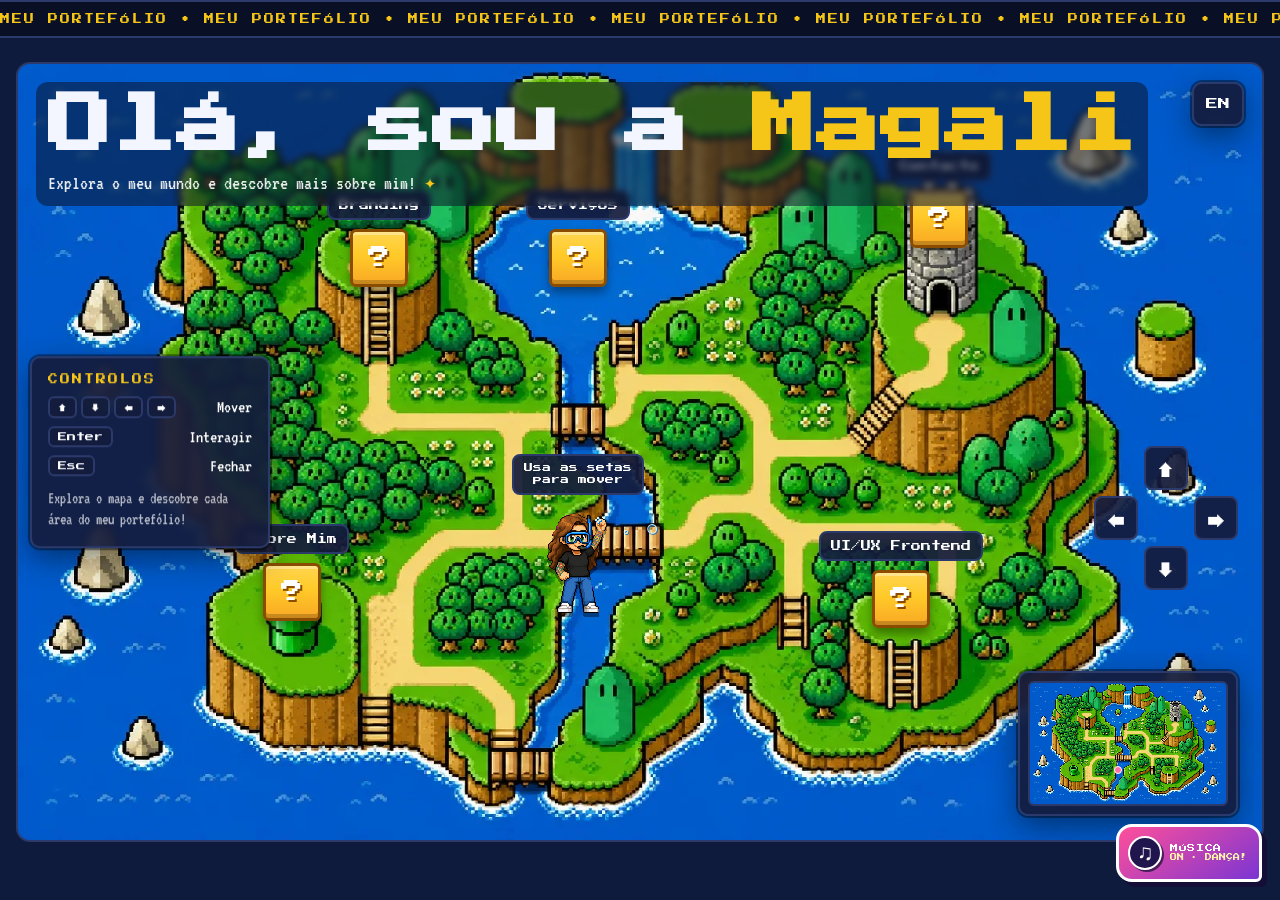
<file: index.html>
<!doctype html>
<html lang="pt">

<head>
    <meta charset="utf-8">
    <meta name="viewport" content="width=device-width, initial-scale=1">
    <title data-i18n="meta.home">Magali Barradas — Portfólio Criativo</title>
    <link rel="preconnect" href="https://fonts.googleapis.com">
    <link rel="preconnect" href="https://fonts.gstatic.com" crossorigin>
    <link href="https://fonts.googleapis.com/css2?family=Press+Start+2P&family=VT323&display=swap" rel="stylesheet">
    <link rel="stylesheet" href="./css/style.css?v=20260729-2">
    <link rel="stylesheet" href="https://cdnjs.cloudflare.com/ajax/libs/font-awesome/6.7.2/css/all.min.css">
    <meta name="theme-color" content="#0e1a2b">
</head>

<body class="home-page">

    <div id="aboutContent" hidden>
        <div class="about-card">
            <div class="about-header">
                <h2>Magali Barradas</h2>
                <p class="job" data-i18n="home.job">Designer Gráfico • Branding • UI/UX • Frontend</p>
                <p class="desc" data-i18n="home.description">
                    Transformo ideias em experiências visuais memoráveis,
                    criando marcas e interfaces modernas com foco na experiência do utilizador.
                </p>
            </div>

            <div class="about-columns">
                <div class="about-box">
                    <h3 data-i18n="home.skills">⭐ Competências</h3>
                    <ul>
                        <li>🎨 Branding</li>
                        <li>💻 UI/UX Design</li>
                        <li>⚡ HTML &amp; CSS</li>
                        <li>🟨 JavaScript</li>
                        <li>🎯 Figma</li>
                        <li>🖌 Illustrator</li>
                    </ul>
                </div>

                <div class="about-box">
                    <h3 data-i18n="home.contact">📍 Contacto</h3>
                    <p>✉ magalicsbarradas@gmail.com</p>
                    <p data-i18n="home.location">📍 Porto • Portugal</p>

                    <a class="panel cv" href="./download/CV MAGALI BARRADAS DESIGN FRONTEND.pdf" download>
                        <span data-i18n="home.download">⬇ DESCARREGAR CV</span>
                    </a>
                </div>
            </div>

            <div class="socials">
                <a class="panel" href="https://www.behance.net/magalibarradas1" target="_blank"><i
                        class="fa-brands fa-behance"></i></a>
                <a class="panel" href="https://www.instagram.com/rotulocriativo" target="_blank"><i
                        class="fa-brands fa-instagram"></i></a>
                <a class="panel" href="https://www.linkedin.com/in/magalibarradas/" target="_blank"><i
                        class="fa-brands fa-linkedin-in"></i></a>
                <a class="panel" href="https://github.com/MagaliBarradas" target="_blank"><i
                        class="fa-brands fa-github"></i></a>
            </div>

            <p class="about-quote" data-i18n="home.quote">
                "Cada projeto é uma nova fase. O objetivo é sempre criar uma experiência memorável."
            </p>
        </div>
    </div>

    <div class="marquee">
        <div class="marquee-track" id="marquee"></div>
    </div>

    <main class="stage">
        <div class="map" id="map">

            <header class="greeting">
                <h1><span data-i18n="home.greeting">Olá, sou a</span> <span class="accent">Magali</span></h1>
                <p><span data-i18n="home.intro">Explora o meu mundo e descobre mais sobre mim!</span> <span class="accent">✦</span></p>
            </header>

            <div class="top-buttons">
                <button class="panel btn-icon language-toggle" type="button" data-language-toggle aria-label="Mudar para inglês">EN</button>
            </div>

            <aside class="panel controls">
                <div class="label" data-i18n="home.controls">CONTROLOS</div>

                <div class="row">
                    <div class="keys">
                        <span class="key">🡅</span>
                        <span class="key">🡇</span>
                        <span class="key">🡄</span>
                        <span class="key">🡆</span>
                    </div>
                    <span data-i18n="home.move">Mover</span>
                </div>

                <div class="row">
                    <div class="keys"><span class="key">Enter</span></div>
                    <span data-i18n="home.interact">Interagir</span>
                </div>

                <div class="row">
                    <div class="keys"><span class="key">Esc</span></div>
                    <span data-i18n="home.close">Fechar</span>
                </div>

                <p class="hint" data-i18n="home.hint">Explora o mapa e descobre cada área do meu portefólio!</p>
            </aside>

            <button class="coin" data-id="sobre" style="left:22%;top:68%">
                <span class="bubble" data-i18n="home.about">Sobre Mim</span>
            </button>

            <button class="coin" data-id="ux" style="left:71%;top:69%">
                <span class="bubble">UI/UX Frontend</span>
            </button>

            <button class="coin" data-id="branding" style="left:29%;top:25%">
                <span class="bubble">Branding</span>
            </button>

            <button class="coin" data-id="contacto" style="left:74%;top:20%">
                <span class="bubble" data-i18n="home.contactArea">Contacto</span>
            </button>

            <button class="coin coin-services" data-id="servicos" style="left:45%;top:25%">
                <span class="bubble" data-i18n="home.services">Serviços</span>
            </button>

            <div class="character" id="char" style="left:45%;top:72%">
                <div class="bubble hint-bubble" id="hintBubble" data-i18n-html="home.moveHint">Usa as setas<br>para mover
                </div>
                <div class="sprite"></div>
            </div>

            <div class="panel minimap">
                <div class="mini-inner">
                    <div class="mini-dot" id="miniDot"></div>
                </div>
            </div>

            <div class="dpad">
                <button data-dir="up">🡅</button>
                <button data-dir="left">🡄</button>
                <button data-dir="right">🡆</button>
                <button data-dir="down">🡇</button>
            </div>

        </div>

        <div class="mobile-gamepad" aria-label="Comando de jogo para telemóvel" data-i18n-aria-label="home.mobileController">
            <span class="gamepad-brand">MAGALI PLAY</span>
            <div class="gamepad-dpad" aria-label="Mover personagem" data-i18n-aria-label="home.moveCharacter">
                <button class="gamepad-up" data-dir="up" type="button" aria-label="Mover para cima" data-i18n-aria-label="home.moveUp">▲</button>
                <button class="gamepad-left" data-dir="left" type="button" aria-label="Mover para a esquerda" data-i18n-aria-label="home.moveLeft">◀</button>
                <span class="gamepad-center-dot" aria-hidden="true"></span>
                <button class="gamepad-right" data-dir="right" type="button"
                    aria-label="Mover para a direita" data-i18n-aria-label="home.moveRight">▶</button>
                <button class="gamepad-down" data-dir="down" type="button" aria-label="Mover para baixo" data-i18n-aria-label="home.moveDown">▼</button>
            </div>
            <div class="gamepad-middle" aria-hidden="true"><span>SELECT</span><span>START</span></div>
            <div class="gamepad-actions">
                <button class="gamepad-x" data-action="interact" type="button" aria-label="Interagir" data-i18n-aria-label="home.interact">X</button>
                <button class="gamepad-y" data-action="interact" type="button" aria-label="Interagir" data-i18n-aria-label="home.interact">Y</button>
                <button class="gamepad-a" data-action="interact" type="button" aria-label="Interagir" data-i18n-aria-label="home.interact">A</button>
                <button class="gamepad-b" data-action="interact" type="button" aria-label="Interagir" data-i18n-aria-label="home.interact">B</button>
            </div>
        </div>
    </main>

    <div class="modal" id="modal" hidden>
        <div class="panel modal-card">
            <div class="modal-head">
                <h2 id="modalTitle"></h2>
                <button id="modalClose">ESC ✕</button>
            </div>
            <div id="modalBody"></div>
        </div>
    </div>

    <script src="./Javascript/translations.js" defer></script>
    <script src="./Javascript/script.js?v=20260729-2" defer></script>
    <script src="./Javascript/background-music.js?v=20260729-2" defer></script>

</body>

</html>
</file>
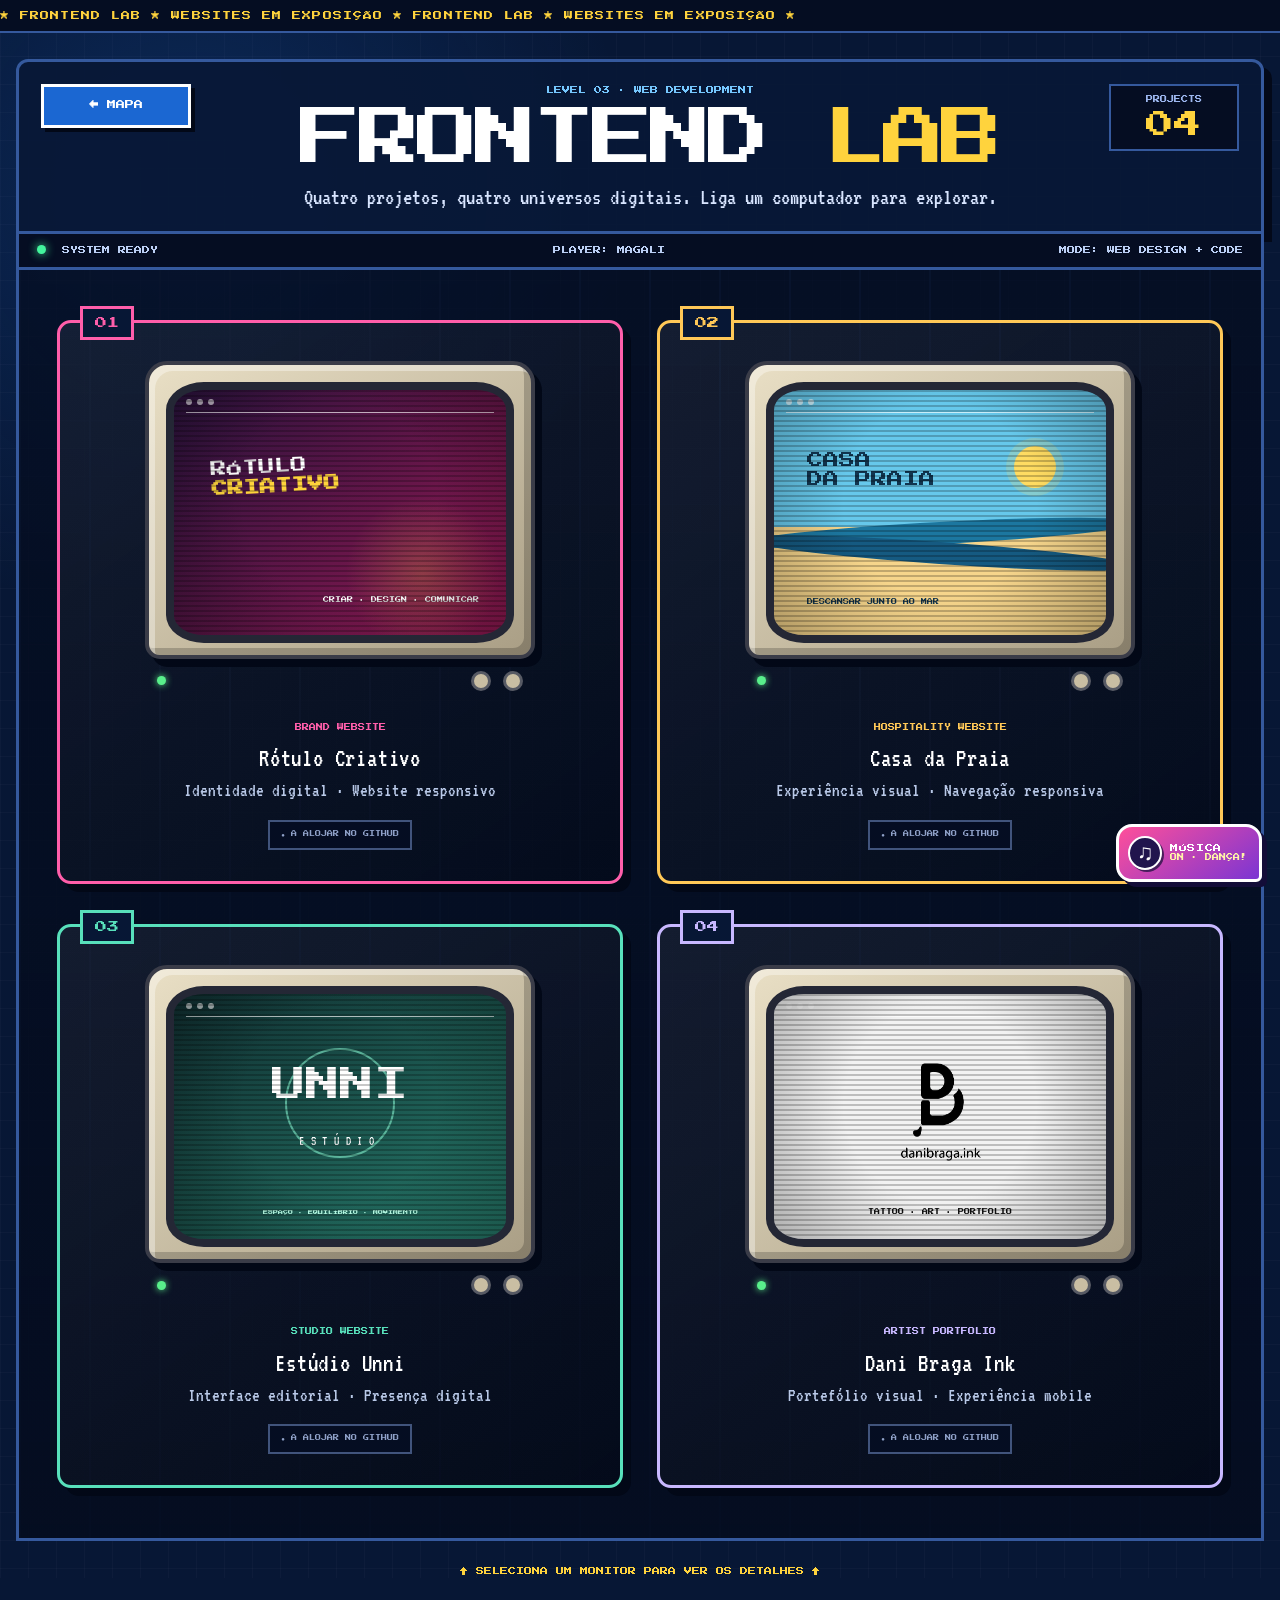
<file: paginas/Frontend.html>
<!doctype html>
<html lang="pt">

<head>
  <meta charset="utf-8">
  <meta name="viewport" content="width=device-width, initial-scale=1">
  <meta name="theme-color" content="#071735">
  <meta name="description" content="Projetos de web design e frontend desenvolvidos por Magali Barradas.">
  <title>Frontend Lab | Magali Barradas</title>
  <link rel="preconnect" href="https://fonts.googleapis.com">
  <link rel="preconnect" href="https://fonts.gstatic.com" crossorigin>
  <link href="https://fonts.googleapis.com/css2?family=Press+Start+2P&family=VT323&display=swap" rel="stylesheet">
  <link rel="stylesheet" href="../css/frontend.css">
</head>

<body>
  <div class="marquee" aria-hidden="true">
    <div class="marquee-track">★ FRONTEND LAB ★ WEBSITES EM EXPOSIÇÃO ★ FRONTEND LAB ★ WEBSITES EM EXPOSIÇÃO ★</div>
  </div>

  <main class="lab-shell">
    <header class="lab-header">
      <a class="pixel-button" href="../index.html">← MAPA</a>
      <div class="title-block">
        <span class="level-label">LEVEL 03 · WEB DEVELOPMENT</span>
        <h1>FRONTEND <span>LAB</span></h1>
        <p>Quatro projetos, quatro universos digitais. Liga um computador para explorar.</p>
      </div>
      <div class="counter" aria-label="Quatro projetos">
        <span>PROJECTS</span>
        <strong>04</strong>
      </div>
    </header>

    <section class="lab-status" aria-label="Estado da sala">
      <span><i class="status-light"></i> SYSTEM READY</span>
      <span>PLAYER: MAGALI</span>
      <span>MODE: WEB DESIGN + CODE</span>
    </section>

    <section class="computer-grid" aria-label="Projetos de frontend">
      <article class="project-station station-pink">
        <div class="station-number">01</div>
        <div class="crt">
          <div class="crt-frame">
            <button class="crt-screen screen-rotulo" type="button" data-project="rotulo"
              aria-label="Ver detalhes do projeto Rótulo Criativo">
              <span class="scanlines" aria-hidden="true"></span>
              <span class="fake-nav"><i></i><i></i><i></i></span>
              <span class="rotulo-mark">RÓTULO<br><b>CRIATIVO</b></span>
              <span class="screen-cta">CRIAR · DESIGN · COMUNICAR</span>
            </button>
          </div>
          <div class="crt-controls" aria-hidden="true">
            <span class="power on"></span><span class="dial"></span><span class="dial"></span>
          </div>
        </div>
        <div class="project-copy">
          <p>BRAND WEBSITE</p>
          <h2>Rótulo Criativo</h2>
          <span>Identidade digital · Website responsivo</span>
          <strong class="hosting-state">● A ALOJAR NO GITHUB</strong>
        </div>
      </article>

      <article class="project-station station-sand">
        <div class="station-number">02</div>
        <div class="crt">
          <div class="crt-frame">
            <button class="crt-screen screen-praia" type="button" data-project="praia"
              aria-label="Ver detalhes do projeto Casa da Praia">
              <span class="scanlines" aria-hidden="true"></span>
              <span class="fake-nav"><i></i><i></i><i></i></span>
              <span class="sun" aria-hidden="true"></span>
              <span class="wave wave-one" aria-hidden="true"></span>
              <span class="wave wave-two" aria-hidden="true"></span>
              <strong>CASA<br>DA PRAIA</strong>
              <small>DESCANSAR JUNTO AO MAR</small>
            </button>
          </div>
          <div class="crt-controls" aria-hidden="true">
            <span class="power on"></span><span class="dial"></span><span class="dial"></span>
          </div>
        </div>
        <div class="project-copy">
          <p>HOSPITALITY WEBSITE</p>
          <h2>Casa da Praia</h2>
          <span>Experiência visual · Navegação responsiva</span>
          <strong class="hosting-state">● A ALOJAR NO GITHUB</strong>
        </div>
      </article>

      <article class="project-station station-mint">
        <div class="station-number">03</div>
        <div class="crt">
          <div class="crt-frame">
            <button class="crt-screen screen-unni" type="button" data-project="unni"
              aria-label="Ver detalhes do projeto Estúdio Unni">
              <span class="scanlines" aria-hidden="true"></span>
              <span class="fake-nav"><i></i><i></i><i></i></span>
              <span class="unni-orbit" aria-hidden="true"></span>
              <strong>UNNI</strong>
              <small>ESTÚDIO</small>
              <span class="unni-copy">ESPAÇO · EQUILÍBRIO · MOVIMENTO</span>
            </button>
          </div>
          <div class="crt-controls" aria-hidden="true">
            <span class="power on"></span><span class="dial"></span><span class="dial"></span>
          </div>
        </div>
        <div class="project-copy">
          <p>STUDIO WEBSITE</p>
          <h2>Estúdio Unni</h2>
          <span>Interface editorial · Presença digital</span>
          <strong class="hosting-state">● A ALOJAR NO GITHUB</strong>
        </div>
      </article>

      <article class="project-station station-ink">
        <div class="station-number">04</div>
        <div class="crt">
          <div class="crt-frame">
            <button class="crt-screen screen-dani" type="button" data-project="dani"
              aria-label="Ver detalhes do projeto Dani Braga Ink">
              <span class="scanlines" aria-hidden="true"></span>
              <span class="fake-nav"><i></i><i></i><i></i></span>
              <img src="../imagens/dani-braga-ink.webp" alt="" width="521" height="510" loading="lazy">
              <span class="ink-line">TATTOO · ART · PORTFOLIO</span>
            </button>
          </div>
          <div class="crt-controls" aria-hidden="true">
            <span class="power on"></span><span class="dial"></span><span class="dial"></span>
          </div>
        </div>
        <div class="project-copy">
          <p>ARTIST PORTFOLIO</p>
          <h2>Dani Braga Ink</h2>
          <span>Portefólio visual · Experiência mobile</span>
          <strong class="hosting-state">● A ALOJAR NO GITHUB</strong>
        </div>
      </article>
    </section>

    <p class="lab-tip">↑ SELECIONA UM MONITOR PARA VER OS DETALHES ↑</p>
  </main>

  <dialog class="project-dialog" id="projectDialog" aria-labelledby="dialogTitle">
    <div class="dialog-topbar">
      <span>PROJECT_FILE.EXE</span>
      <button type="button" id="dialogClose" aria-label="Fechar">×</button>
    </div>
    <div class="dialog-body">
      <p class="dialog-kicker" id="dialogKicker"></p>
      <h2 id="dialogTitle"></h2>
      <p id="dialogDescription"></p>
      <div class="detail-grid">
        <div><span>MISSÃO</span><strong id="dialogMission"></strong></div>
        <div><span>FUNÇÃO</span><strong>UI/UX · FRONTEND</strong></div>
        <div><span>FORMATO</span><strong>RESPONSIVO</strong></div>
      </div>
      <p class="link-note">O link público poderá ser adicionado aqui quando estiver disponível.</p>
    </div>
  </dialog>

  <script src="../Javascript/frontend.js" defer></script>
  <script src="../Javascript/background-music.js" defer></script>
</body>
</html>
</file>
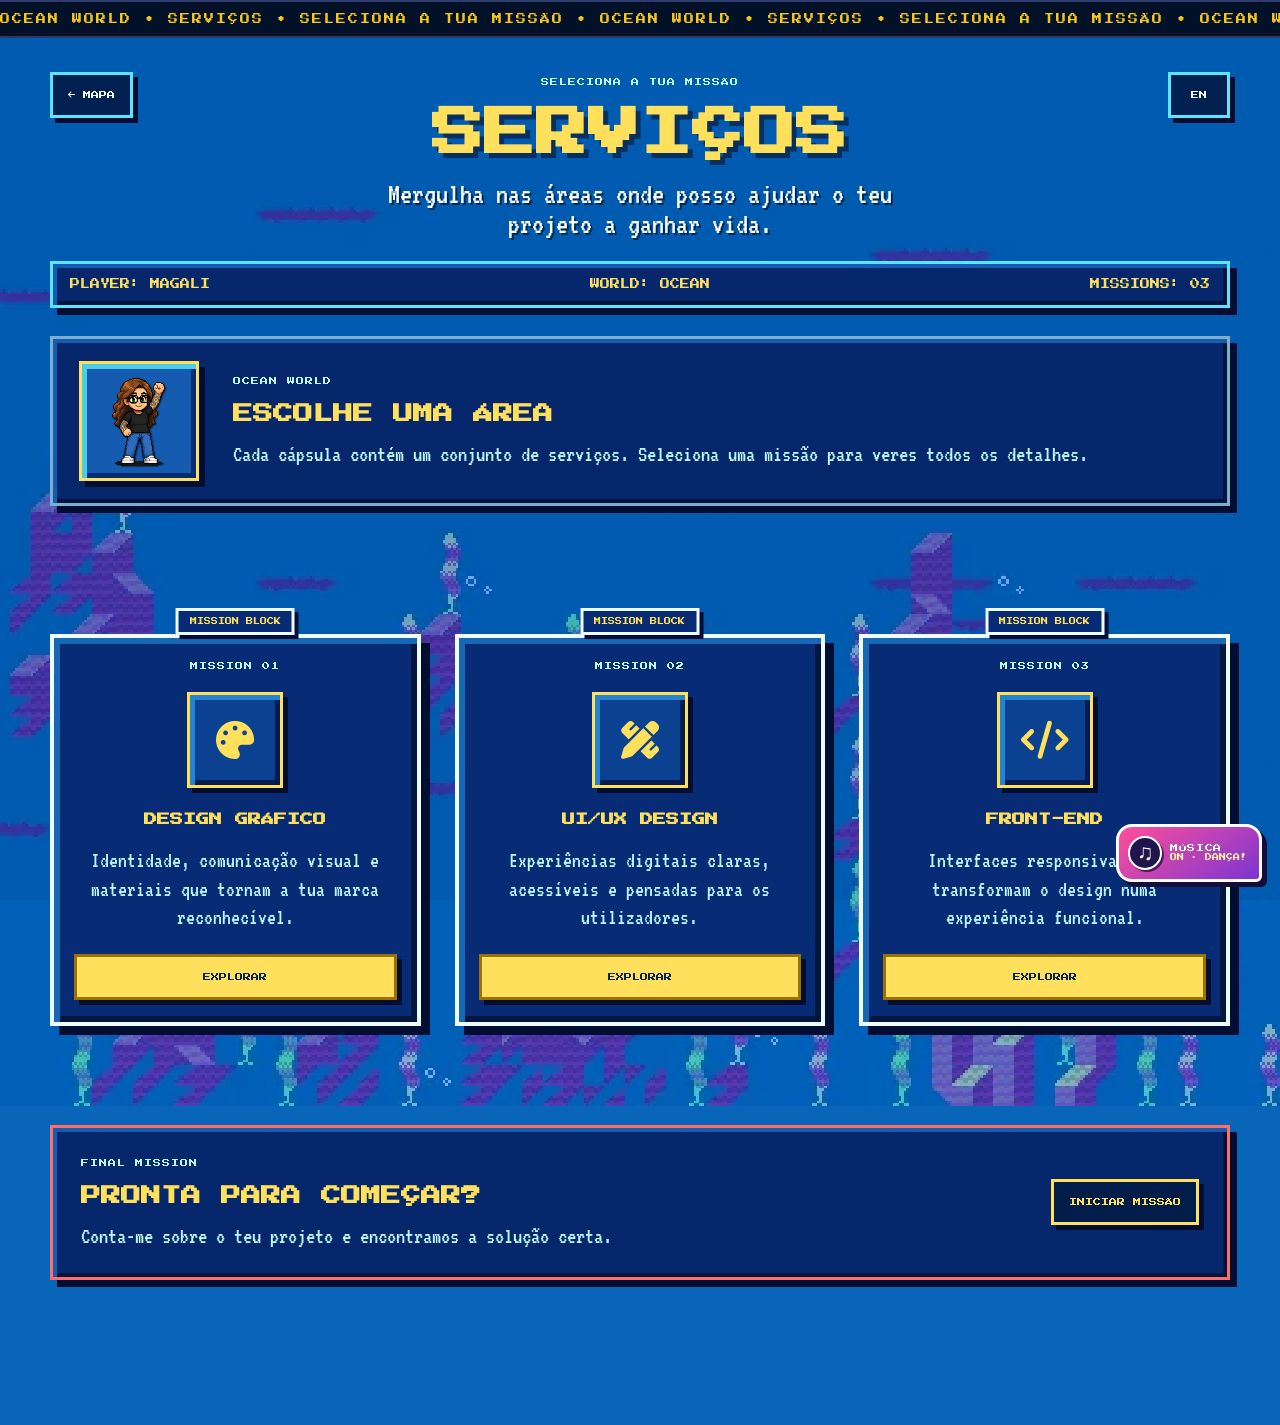
<file: paginas/servicos.html>
<!doctype html>
<html lang="pt">

<head>
    <meta charset="utf-8">
    <meta name="viewport" content="width=device-width, initial-scale=1">
    <title data-i18n="meta.services">Serviços | Magali Barradas</title>

    <link rel="preconnect" href="https://fonts.googleapis.com">
    <link rel="preconnect" href="https://fonts.gstatic.com" crossorigin>
    <link href="https://fonts.googleapis.com/css2?family=Press+Start+2P&family=VT323&display=swap" rel="stylesheet">

    <link rel="stylesheet" href="../css/style.css">
    <link rel="stylesheet" href="../css/servicos.css">
    <link rel="stylesheet" href="https://cdnjs.cloudflare.com/ajax/libs/font-awesome/6.7.2/css/all.min.css">
</head>

<body>
    <div class="marquee" aria-hidden="true">
        <div class="marquee-track" id="marquee"></div>
    </div>

    <main class="ocean-world">
        <header class="ocean-header">
            <a class="ocean-button" href="../index.html">
                <i class="fa-solid fa-arrow-left" aria-hidden="true"></i>
                <span data-i18n="nav.map">MAPA</span>
            </a>

            <div class="ocean-title">
                <span data-i18n="services.select">SELECIONA A TUA MISSÃO</span>
                <h1 data-i18n="services.title">SERVIÇOS</h1>
                <p data-i18n="services.intro">Mergulha nas áreas onde posso ajudar o teu projeto a ganhar vida.</p>
            </div>

            <button class="ocean-button language-toggle" type="button" data-language-toggle aria-label="Mudar para inglês">EN</button>
        </header>

        <div class="ocean-hud" aria-label="Informações da fase" data-i18n-aria-label="services.phaseInfo">
            <span>PLAYER: MAGALI</span>
            <span>WORLD: OCEAN</span>
            <span>MISSIONS: 03</span>
        </div>

        <div class="swimming-player" aria-hidden="true">
            <img class="swim-frame swim-frame-one" src="../imagens/personagem-nadando-1.webp" alt="" width="700"
                height="700" decoding="async">
            <img class="swim-frame swim-frame-two" src="../imagens/personagem-nadando-2.webp" alt="" width="700"
                height="700" decoding="async">
        </div>

        <section class="service-intro">
            <div class="diver-avatar" aria-hidden="true">
                <img src="../imagens/personagem.webp" alt="" width="817" height="816" decoding="async">
            </div>
            <div>
                <span class="mission-label">OCEAN WORLD</span>
                <h2 data-i18n="services.choose">ESCOLHE UMA ÁREA</h2>
                <p data-i18n="services.chooseDescription">Cada cápsula contém um conjunto de serviços. Seleciona uma missão para veres todos os detalhes.</p>
            </div>
        </section>

        <section class="service-grid" aria-label="Áreas de serviços" data-i18n-aria-label="services.areas">
            <article class="service-card graphic-card">
                <span class="card-level">MISSION 01</span>
                <div class="service-icon" aria-hidden="true"><i class="fa-solid fa-palette"></i></div>
                <h2 data-i18n="services.graphic.title">DESIGN GRÁFICO</h2>
                <p data-i18n="services.graphic.description">Identidade, comunicação visual e materiais que tornam a tua marca reconhecível.</p>
                <button class="open-service" type="button" data-service="graphic" data-i18n="services.explore">EXPLORAR</button>
            </article>

            <article class="service-card ux-card">
                <span class="card-level">MISSION 02</span>
                <div class="service-icon" aria-hidden="true"><i class="fa-solid fa-pen-ruler"></i></div>
                <h2>UI/UX DESIGN</h2>
                <p data-i18n="services.ux.description">Experiências digitais claras, acessíveis e pensadas para os utilizadores.</p>
                <button class="open-service" type="button" data-service="ux" data-i18n="services.explore">EXPLORAR</button>
            </article>

            <article class="service-card frontend-card">
                <span class="card-level">MISSION 03</span>
                <div class="service-icon" aria-hidden="true"><i class="fa-solid fa-code"></i></div>
                <h2>FRONT-END</h2>
                <p data-i18n="services.frontend.description">Interfaces responsivas que transformam o design numa experiência funcional.</p>
                <button class="open-service" type="button" data-service="frontend" data-i18n="services.explore">EXPLORAR</button>
            </article>
        </section>

        <section class="ocean-cta">
            <div>
                <span>FINAL MISSION</span>
                <h2 data-i18n="services.ready">PRONTA PARA COMEÇAR?</h2>
                <p data-i18n="services.readyDescription">Conta-me sobre o teu projeto e encontramos a solução certa.</p>
            </div>
            <a class="ocean-button cta-button" href="./contacto.html" data-i18n="services.start">INICIAR MISSÃO</a>
        </section>

    </main>

    <div class="service-modal" id="serviceModal" hidden>
        <article class="service-modal-card" role="dialog" aria-modal="true" aria-labelledby="serviceModalTitle">
            <header>
                <div>
                    <span id="serviceModalLevel"></span>
                    <h2 id="serviceModalTitle"></h2>
                </div>
                <button id="serviceModalClose" type="button" aria-label="Fechar serviços" data-i18n-aria-label="services.close">ESC ✕</button>
            </header>
            <div class="service-modal-content">
                <div class="modal-icon" id="serviceModalIcon" aria-hidden="true"></div>
                <ul id="serviceModalList"></ul>
            </div>
            <a class="ocean-button modal-contact" href="./contacto.html" data-i18n="services.quote">PEDIR ORÇAMENTO</a>
        </article>
    </div>

    <script src="../Javascript/translations.js" defer></script>
    <script src="../Javascript/servicos.js" defer></script>
    <script src="../Javascript/background-music.js" defer></script>
</body>

</html>
</file>
<file: css/style.css>
:root {
    --bg: #0f1b3d;
    --panel: rgba(20, 28, 60, .92);
    --border: #2b3a6b;
    --text: #f4f6ff;
    --accent: #f5c518;
    --pink: #ff6ea6;
}

body.dark-mode {
    --bg: #060b16;
    --panel: rgba(7, 12, 28, .94);
    --border: #425fb4;
    --text: #fff;
    --accent: #ffd84f;
    --pink: #ff79b0;
}

* {
    box-sizing: border-box;
    margin: 0;
    padding: 0;
}

html,
body {
    overflow-x: hidden;
    background: var(--bg);
    color: var(--text);
    font-family: "VT323", monospace;
    font-size: 18px;
    image-rendering: pixelated;
}

h1,
h2,
h3,
.label,
.key,
.btn-icon,
.coin .bubble,
.hint-bubble,
.dpad button,
.cv,
.modal-head button,
.socials a {
    font-family: "Press Start 2P", monospace;
}

.accent {
    color: var(--accent);
}

/* Elementos partilhados */
.panel {
    border: 2px solid var(--border);
    border-radius: 10px;
    background: var(--panel);
    box-shadow: 0 0 0 2px rgba(0, 0, 0, .4), 0 10px 30px rgba(0, 0, 0, .45);
    backdrop-filter: blur(4px);
}

.marquee {
    overflow: hidden;
    padding: 8px 0;
    border-top: 2px solid var(--border);
    border-bottom: 2px solid var(--border);
    background: rgba(0, 0, 0, .4);
}

.marquee-track {
    display: inline-block;
    color: var(--accent);
    font-family: "Press Start 2P", monospace;
    font-size: 10px;
    letter-spacing: .2em;
    white-space: nowrap;
    animation: marquee 40s linear infinite;
}

@keyframes marquee {
    to { transform: translateX(-50%); }
}

/* Mapa */
.stage {
    max-width: 1600px;
    margin: 24px auto;
    padding: 0 16px;
}

.map {
    position: relative;
    width: 100%;
    overflow: hidden;
    aspect-ratio: 16 / 10;
    border: 2px solid var(--border);
    border-radius: 14px;
    background: #1a3a1a url("../imagens/mapa1.webp") center / cover no-repeat;
    touch-action: none;
}

.greeting {
    position: absolute;
    top: 18px;
    left: 18px;
    z-index: 5;
    padding: 12px;
    border-radius: 12px;
    background: rgba(12, 20, 45, .55);
    backdrop-filter: blur(3px);
}

.greeting p {
    margin-top: 12px;
    color: rgba(255, 255, 255, .9);
    font-size: 20px;
}

.top-buttons {
    position: absolute;
    top: 18px;
    right: 18px;
    z-index: 6;
    display: flex;
    gap: 8px;
}

.btn-icon {
    min-width: 44px;
    height: 44px;
    padding: 0 12px;
    border: 2px solid var(--border);
    border-radius: 10px;
    background: var(--panel);
    color: #fff;
    font-size: 12px;
    cursor: pointer;
}

.btn-icon:hover {
    color: var(--accent);
}

/* Painel de controlos */
.controls {
    position: absolute;
    top: 50%;
    left: 12px;
    z-index: 5;
    display: block;
    width: 240px;
    padding: 16px;
    transform: translateY(-50%);
}

.controls .label {
    margin-bottom: 12px;
    color: var(--accent);
    font-size: 10px;
    letter-spacing: .2em;
}

.controls .row {
    display: flex;
    align-items: center;
    gap: 8px;
    margin-bottom: 8px;
}

.controls .row > span:last-child {
    margin-left: auto;
    color: #fff;
}

.keys {
    display: flex;
    gap: 4px;
}

.key {
    min-width: 24px;
    padding: 4px 8px;
    border: 2px solid var(--border);
    border-radius: 6px;
    background: var(--panel);
    color: #fff;
    font-size: 9px;
    text-align: center;
}

.hint {
    margin-top: 12px;
    color: rgba(255, 255, 255, .7);
    font-size: 16px;
    line-height: 1.3;
}

/* Botões do mapa */
.coin {
    position: absolute;
    width: 58px;
    height: 58px;
    border: 3px solid #8a4d00;
    border-radius: 6px;
    background: linear-gradient(to bottom, #ffd54f 0%, #ffca28 45%, #f9a825 100%);
    box-shadow: inset 0 3px 0 rgba(255, 255, 255, .35),
                inset 0 -4px 0 rgba(0, 0, 0, .2),
                0 6px 10px rgba(0, 0, 0, .35);
    cursor: pointer;
    transform: translate(-50%, -50%);
    animation: float-box 1.5s ease-in-out infinite;
}

.coin::before {
    content: "?";
    position: absolute;
    inset: 0;
    display: flex;
    align-items: center;
    justify-content: center;
    color: #fff;
    font-family: "Press Start 2P", monospace;
    font-size: 22px;
    text-shadow: 2px 2px 0 #8a4d00;
}

.coin .bubble {
    position: absolute;
    bottom: calc(100% + 12px);
    left: 50%;
    z-index: 10;
    padding: 8px 10px;
    border: 2px solid var(--border);
    border-radius: 8px;
    background: var(--panel);
    color: #fff;
    font-size: 10px;
    white-space: nowrap;
    transform: translateX(-50%);
}

@keyframes float-box {
    0%, 100% { transform: translate(-50%, -50%); }
    50% { transform: translate(-50%, -56%); }
}

/* Personagem */
.character {
    position: absolute;
    z-index: 4;
    user-select: none;
    transform: translate(-50%, -100%);
    transition: left .2s ease, top .2s ease;
    touch-action: none;
    -webkit-user-select: none;
}

.sprite {
  width: 120px;
  height: 120px;
  background: url("../imagens/personagem.webp") center / contain no-repeat;
  filter: drop-shadow(0 4px 0 rgba(0, 0, 0, .4));
  animation: bob 1.2s ease-in-out infinite;
}

.character.is-swimming .sprite {
    background-image: url("../imagens/personagem-mergulho-v3.png");
}

.character.is-swimming::after {
    content: "° ｡ ○";
    position: absolute;
    top: 12%;
    right: -16%;
    color: rgba(225, 248, 255, .95);
    font: 16px/1 "Press Start 2P", monospace;
    text-shadow: 1px 1px 0 #0878c9;
    pointer-events: none;
    animation: dive-bubbles 1.2s steps(3, end) infinite;
}

@keyframes dive-bubbles {
    from {
        opacity: .25;
        transform: translateY(12px) scale(.75);
    }
    to {
        opacity: 1;
        transform: translateY(-15px) scale(1);
    }
}

.hint-bubble {
    position: absolute;
    bottom: calc(100% + 8px);
    left: 50%;
    padding: 6px 10px;
    border: 2px solid var(--border);
    border-radius: 8px;
    background: var(--panel);
    color: #fff;
    font-size: 9px;
    line-height: 1.4;
    text-align: center;
    white-space: nowrap;
    transform: translateX(-50%);
}

@keyframes bob {
    0%, 100% { transform: translateY(0); }
    50% { transform: translateY(-4px); }
}

/* Minimapa */
.minimap {
    position: absolute;
    right: 24px;
    bottom: 24px;
    z-index: 5;
    padding: 8px;
}

.mini-inner {
    position: relative;
    width: 200px;
    overflow: hidden;
    aspect-ratio: 16 / 10;
    border: 2px solid var(--border);
    border-radius: 6px;
    background: url("../imagens/mapa1.webp") center / cover;
}

.mini-dot {
    position: absolute;
    width: 8px;
    height: 8px;
    border: 1px solid #fff;
    border-radius: 50%;
    background: var(--pink);
    transform: translate(-50%, -50%);
}

/* Controlos direcionais */
.dpad {
    position: absolute;
    right: 24px;
    bottom: 250px;
    z-index: 5;
    display: grid;
    grid-template: repeat(3, 44px) / repeat(3, 44px);
    gap: 6px;
}

.dpad button {
    display: flex;
    align-items: center;
    justify-content: center;
    width: 44px;
    height: 44px;
    padding: 0;
    border: 2px solid var(--border);
    border-radius: 8px;
    background: var(--panel);
    color: #fff;
    font-size: 18px;
    line-height: 1;
    cursor: pointer;
}

.dpad button:hover { color: var(--accent); }
.dpad button:active { transform: scale(.95); }
.dpad button[data-dir="up"] { grid-area: 1 / 2; }
.dpad button[data-dir="left"] { grid-area: 2 / 1; }
.dpad button[data-dir="right"] { grid-area: 2 / 3; }
.dpad button[data-dir="down"] { grid-area: 3 / 2; }

/* Modal */
.modal {
    position: fixed;
    inset: 0;
    z-index: 50;
    display: grid;
    place-items: center;
    padding: 16px;
    background: rgba(0, 0, 0, .7);
}

.modal[hidden] {
    display: none;
}

.modal-card {
    width: min(900px, 90vw);
    max-height: 90vh;
    padding: 24px;
    overflow-y: auto;
}

.modal-head {
    display: flex;
    align-items: center;
    justify-content: space-between;
    margin-bottom: 16px;
}

.modal-head h2 {
    color: var(--accent);
    font-size: 14px;
}

.modal-head button {
    border: 0;
    background: none;
    color: rgba(255, 255, 255, .7);
    font-size: 11px;
    cursor: pointer;
}

.modal-head button:hover {
    color: #fff;
}

/* Conteúdo Sobre Mim */
.about-card {
    display: flex;
    flex-direction: column;
    gap: 22px;
}

.about-header {
    text-align: center;
}

.about-header h2 {
    margin-bottom: 20px;
    font-size: 54px;
    line-height: .9;
}

.job {
    margin-bottom: 18px;
    color: var(--accent);
    font-size: 18px;
    letter-spacing: 1px;
}

.desc {
    max-width: 560px;
    margin: 0 auto;
    color: rgba(255, 255, 255, .9);
    font-size: 24px;
    line-height: 1.7;
}

.about-columns {
    display: flex;
    justify-content: center;
    gap: 30px;
    margin: 23px auto;
}

.about-box {
    min-height: 320px;
    padding: 22px;
}

.about-box h3 {
    margin-bottom: 20px;
    color: var(--accent);
}

.about-box ul {
    list-style: none;
}

.about-box li,
.about-box p {
    margin-bottom: 14px;
    font-size: 22px;
}

.cv {
    display: inline-block;
    margin-top: 16px;
    padding: 10px 16px;
    border: 2px solid var(--border);
    border-radius: 10px;
    background: var(--panel);
    color: var(--accent);
    font-size: 10px;
    text-align: center;
    text-decoration: none;
}

.cv:hover { color: #fff; }

.socials {
    display: flex;
    justify-content: center;
    gap: 14px;
    margin: 12px 0;
}

.socials a {
    display: flex;
    align-items: center;
    justify-content: center;
    width: 52px;
    height: 52px;
    color: var(--text);
    font-size: 20px;
    text-decoration: none;
    transition: transform .2s ease;
}

.socials a:hover { transform: translateY(-3px); }

.about-quote {
    max-width: 500px;
    margin: 10px auto 0;
    text-align: center;
}

/* Tablet */
@media (max-width: 1024px) {
    .map { aspect-ratio: 4 / 3; }
    .greeting h1 { font-size: 20px; }
    .greeting p { font-size: 16px; }
    .controls { width: 200px; padding: 12px; }
    .mini-inner { width: 160px; }
}

/* Telemóvel */
@media (max-width: 768px) {
    .map {
        aspect-ratio: 3 / 4;
        border-radius: 8px;
        /* Preserva a proporção da imagem; não estica o mapa. */
        background-position: center;
        background-size: cover;
    }

    .greeting {
        top: 10px;
        right: 150px;
        left: 10px;
    }

    .greeting h1 { font-size: 16px; line-height: 1.3; }
    .greeting p { font-size: 14px; }

    .top-buttons { top: 10px; right: 10px; gap: 6px; }
    .btn-icon { min-width: 40px; height: 40px; padding: 0 8px; font-size: 10px; }

    .minimap { display: none; }

    .controls {
        top: auto;
        bottom: 12px;
        left: 12px;
        z-index: 30;
        display: block;
        width: min(190px, calc(100% - 180px));
        padding: 10px;
        transform: none;
    }

    .controls .label {
        margin-bottom: 8px;
        font-size: 8px;
    }

    .controls .row {
        gap: 5px;
        margin-bottom: 5px;
        font-size: 14px;
    }

    .controls .keys {
        gap: 2px;
    }

    .controls .key {
        min-width: 21px;
        padding: 3px 5px;
        font-size: 7px;
    }

    .controls .hint {
        margin-top: 7px;
        font-size: 12px;
    }

    .dpad {
        position: fixed;
        right: 12px;
        bottom: 12px;
        z-index: 40;
        display: grid;
    }

    .coin {
        width: clamp(34px, 7vw, 44px);
        height: auto;
        aspect-ratio: 1;
        border-width: clamp(2px, .45vw, 3px);
    }

    .coin::before {
        font-size: clamp(14px, 2.8vw, 18px);
    }

    .coin .bubble {
        bottom: calc(100% + clamp(7px, 1.5vw, 10px));
        padding: clamp(4px, .8vw, 6px) clamp(6px, 1.2vw, 8px);
        font-size: clamp(7px, 1.35vw, 9px);
    }

    /* Posições próprias para o enquadramento vertical do telemóvel. */
    .coin[data-id="branding"] {
        top: 32% !important;
        left: 10% !important;
    }

    .coin[data-id="contacto"] {
        top: 42% !important;
        left: 84% !important;
    }

    .coin[data-id="sobre"] {
        top: 66% !important;
        left: 12% !important;
    }

    .coin[data-id="ux"] {
        top: 68% !important;
        left: 82% !important;
    }

    .coin[data-id="servicos"] {
        top: 34% !important;
        left: 44% !important;
    }

    .coin .bubble {
        right: auto;
        left: 50%;
        transform: translateX(-50%);
    }

    .sprite { width: 72px; height: 72px; }

    .modal-card { width: 94vw; padding: 18px; }
    .about-header h2 { font-size: 28px; line-height: 1.2; }
    .desc { font-size: 20px; }
    .about-columns { flex-direction: column; margin: 12px auto; }
    .about-box { min-height: 0; }
}

@media (max-width: 380px) {
    .greeting h1 { font-size: 14px; }
    .sprite { width: 60px; height: 60px; }

    .controls {
        width: 150px;
    }

    .controls .hint {
        display: none;
    }
}

@media (max-height: 500px) and (orientation: landscape) {
    .map { aspect-ratio: 16 / 9; }

    .controls {
        top: 50%;
        bottom: auto;
        transform: translateY(-50%);
    }
}

/* RESPONSIVO */


/* Reset básico */
*,
*::before,
*::after {
  box-sizing: border-box;
}

html {
  font-size: 100%;
  scroll-behavior: smooth;
}

body {
  margin: 0;
  min-height: 100vh;
  overflow-x: hidden;
  font-family: Arial, sans-serif;
  line-height: 1.5;
}

/* Imagens, vídeos e elementos incorporados */
img,
picture,
video,
canvas,
svg,
iframe {
  display: block;
  max-width: 100%;
  height: auto;
}

/* Container central responsivo */
.container {
  width: min(100% - 2rem, 1200px);
  margin-inline: auto;
}

/* Textos que se adaptam ao tamanho da tela */
h1 {
  font-size: clamp(2rem, 5vw, 4rem);
}

h2 {
  font-size: clamp(1.5rem, 4vw, 2.5rem);
}

p {
  font-size: clamp(1rem, 2vw, 1.125rem);
}

/* Layout flexível */
.flex {
  display: flex;
  flex-wrap: wrap;
  gap: 1rem;
}

.flex > * {
  flex: 1 1 280px;
}

/* Grade responsiva automática */
.grid {
  display: grid;
  grid-template-columns: repeat(auto-fit, minmax(min(280px, 100%), 1fr));
  gap: 1.5rem;
}

/* Formulários */
input,
select,
textarea,
button {
  max-width: 100%;
  font: inherit;
}

input,
select,
textarea {
  width: 100%;
}

/* Tabelas largas */
.table-responsive {
  width: 100%;
  overflow-x: auto;
}

/* Menu */
nav ul {
  display: flex;
  flex-wrap: wrap;
  gap: 1rem;
  margin: 0;
  padding: 0;
  list-style: none;
}

/* Celulares */
@media (max-width: 768px) {
  .container {
    width: min(100% - 1.25rem, 1200px);
  }

  nav ul {
    flex-direction: column;
  }

  .hide-mobile {
    display: none !important;
  }
}

/* Deve permanecer no fim: evita que o bloco responsivo genérico altere a Home. */
body {
  font-family: "VT323", monospace;
  line-height: normal;
}

h1,
h2,
h3,
.label,
.key,
.btn-icon,
.coin .bubble,
.hint-bubble,
.dpad button,
.cv,
.modal-head button,
.socials a {
  font-family: "Press Start 2P", monospace;
}

@media (max-width: 768px) {
  .stage {
    width: 100%;
    margin: 14px auto 24px;
    padding: 0 10px;
  }

  .greeting h1 { font-size: 16px; }
  .greeting p { font-size: 14px; }

  .dpad {
    position: absolute;
    right: 12px;
    bottom: 12px;
    z-index: 30;
    grid-template: repeat(3, 38px) / repeat(3, 38px);
    gap: 4px;
  }

  .dpad button {
    width: 38px;
    height: 38px;
    font-size: 15px;
  }

  .controls { max-width: calc(100% - 150px); }
}

@media (max-width: 380px) {
  .greeting h1 { font-size: 14px; }
  .controls { width: 160px; }
}

/* Comando retro da Home: aparece apenas no telemóvel. */
.mobile-gamepad {
  display: none;
}

@media (max-width: 768px) {
  .controls,
  .dpad {
    display: none !important;
  }

  .map {
    touch-action: manipulation;
  }

  .mobile-gamepad {
    position: relative;
    display: grid;
    grid-template-columns: 1fr .65fr 1fr;
    align-items: center;
    width: min(88vw, 390px);
    height: 176px;
    margin: 22px auto 32px;
    padding: 35px 25px 20px;
    background: linear-gradient(150deg, #f4f4f4 0%, #c9c9cd 65%, #ababaf 100%);
    border: 4px solid #68686d;
    border-radius: 45% 45% 38% 38% / 35% 35% 52% 52%;
    box-shadow: inset 0 4px 0 #fff, inset 0 -6px 0 #8b8b90, 0 8px 0 #070d24, 0 14px 24px rgba(0, 0, 0, .45);
    z-index: 40;
    user-select: none;
    -webkit-user-select: none;
    touch-action: none;
    -webkit-tap-highlight-color: transparent;
  }

  .gamepad-brand {
    position: absolute;
    top: 16px;
    left: 50%;
    transform: translateX(-50%);
    color: #55555d;
    font-family: "Press Start 2P", monospace;
    font-size: 8px;
    white-space: nowrap;
    text-shadow: 1px 1px 0 #fff;
  }

  .gamepad-dpad {
    position: relative;
    width: 104px;
    height: 104px;
  }

  .gamepad-dpad button,
  .gamepad-center-dot {
    position: absolute;
    width: 36px;
    height: 36px;
    margin: 0;
    padding: 0;
    border: 0;
    border-radius: 4px;
    background: #292a2e;
    color: #0b0b0c;
    font-size: 11px;
    line-height: 36px;
    box-shadow: inset 2px 2px 0 #55565b, inset -3px -3px 0 #111;
    touch-action: none;
  }

  .gamepad-up { top: 0; left: 34px; }
  .gamepad-left { top: 34px; left: 0; }
  .gamepad-center-dot { top: 34px; left: 34px; }
  .gamepad-right { top: 34px; left: 68px; }
  .gamepad-down { top: 68px; left: 34px; }

  .gamepad-dpad button:active,
  .gamepad-actions button:active {
    transform: translateY(2px);
    filter: brightness(.8);
  }

  .gamepad-middle {
    display: flex;
    justify-content: center;
    gap: 8px;
    padding-top: 45px;
    color: #66666d;
    font-family: "Press Start 2P", monospace;
    font-size: 5px;
  }

  .gamepad-middle span::before {
    content: "";
    display: block;
    width: 25px;
    height: 8px;
    margin: 0 auto 6px;
    background: #45464b;
    border-radius: 8px;
    transform: rotate(-15deg);
    box-shadow: inset 0 2px 0 #222;
  }

  .gamepad-actions {
    position: relative;
    width: 112px;
    height: 92px;
    border-radius: 50%;
    background: #b8b8bd;
    transform: rotate(-25deg);
    box-shadow: inset 0 3px 0 #8a8a90, 0 2px 0 #fff;
  }

  .gamepad-actions button {
    position: absolute;
    width: 43px;
    height: 43px;
    padding: 0;
    border: 3px solid #8d8d93;
    border-radius: 50%;
    background: #7657e8;
    color: white;
    font-family: "Press Start 2P", monospace;
    font-size: 10px;
    box-shadow: inset 2px 2px 0 #a795ff, 0 3px 0 #4a369b;
    transform: rotate(25deg);
    touch-action: none;
    -webkit-tap-highlight-color: transparent;
  }

  .gamepad-b { left: 10px; bottom: 12px; }
  .gamepad-a { right: 10px; top: 10px; }
}

@media (max-width: 400px) {
  .mobile-gamepad {
    transform: scale(.9);
    transform-origin: top center;
    margin-bottom: 10px;
  }
}

/* Formato inspirado nos comandos clássicos de 16 bits. */
@media (max-width: 768px) {
  .mobile-gamepad {
    grid-template-columns: 118px 1fr 128px;
    width: min(94vw, 430px);
    height: 166px;
    padding: 30px 22px 17px;
    border-width: 3px;
    border-radius: 82px 82px 70px 70px / 76px 76px 62px 62px;
    background: linear-gradient(160deg, #fafafa 0%, #e3e3e3 48%, #b9b9bd 100%);
    box-shadow: inset 0 5px 0 #fff, inset 0 -6px 0 #909095, 0 6px 0 #56575b, 0 12px 22px rgba(0, 0, 0, .5);
  }

  .gamepad-brand {
    top: 13px;
    font-size: 7px;
    color: #686970;
  }

  .gamepad-dpad {
    width: 108px;
    height: 108px;
    border-radius: 50%;
    background: linear-gradient(145deg, #eeeeef, #c7c7ca);
    box-shadow: inset 0 3px 5px rgba(0, 0, 0, .22), 0 2px 0 #fff;
  }

  .gamepad-dpad button,
  .gamepad-center-dot {
    width: 38px;
    height: 38px;
    line-height: 38px;
    background: #333438;
    color: #161719;
  }

  .gamepad-up { top: 4px; left: 35px; }
  .gamepad-left { top: 35px; left: 4px; }
  .gamepad-center-dot { top: 35px; left: 35px; }
  .gamepad-right { top: 35px; left: 66px; }
  .gamepad-down { top: 66px; left: 35px; }

  .gamepad-middle {
    align-self: end;
    gap: 10px;
    padding: 0 0 17px;
    font-size: 4px;
  }

  .gamepad-middle span::before {
    width: 28px;
    height: 9px;
    margin-bottom: 5px;
    background: #55575a;
    transform: rotate(-38deg);
  }

  .gamepad-actions {
    width: 126px;
    height: 116px;
    border: 2px solid #4f5054;
    border-radius: 50%;
    background: #858a8d;
    transform: none;
    box-shadow: inset 0 3px 0 #aeb2b4, 0 2px 0 #fff;
  }

  .gamepad-actions::before,
  .gamepad-actions::after {
    content: "";
    position: absolute;
    left: 21px;
    width: 84px;
    height: 37px;
    border-radius: 20px;
    background: #e5e5e6;
    transform: rotate(-42deg);
    box-shadow: inset 0 2px 2px rgba(0, 0, 0, .18);
  }

  .gamepad-actions::before { top: 20px; }
  .gamepad-actions::after { bottom: 20px; }

  .gamepad-actions button {
    z-index: 2;
    width: 35px;
    height: 35px;
    border-width: 2px;
    font-size: 7px;
    transform: none;
  }

  .gamepad-x {
    top: 7px;
    left: 47px;
    background: #0878e8 !important;
    box-shadow: inset 2px 2px 0 #6eb9ff, 0 3px 0 #064b91 !important;
  }

  .gamepad-y {
    top: 38px;
    left: 12px;
    background: #08d5ae !important;
    box-shadow: inset 2px 2px 0 #79ffe4, 0 3px 0 #087762 !important;
  }

  .gamepad-a {
    top: 38px;
    right: 12px;
    background: #fb4356 !important;
    box-shadow: inset 2px 2px 0 #ff9aa4, 0 3px 0 #9a1d2a !important;
  }

  .gamepad-b {
    left: 47px;
    bottom: 7px;
    background: #ffb148 !important;
    box-shadow: inset 2px 2px 0 #ffd69d, 0 3px 0 #a9650b !important;
  }
}

@media (max-width: 400px) {
  .mobile-gamepad {
    transform: scale(.84);
    margin-top: 14px;
    margin-bottom: -4px;
  }
}
</file>
<file: css/frontend.css>
:root {
  --navy: #071735;
  --navy-light: #102a5c;
  --blue: #1b67d2;
  --yellow: #ffd33d;
  --paper: #f2e7ca;
  --ink: #11182b;
  --line: #35599d;
}

*,
*::before,
*::after { box-sizing: border-box; }

html { min-width: 320px; background: var(--navy); }

body {
  min-height: 100vh;
  margin: 0;
  color: #fff;
  background:
    radial-gradient(circle at 15% 12%, rgba(27, 103, 210, .22), transparent 25%),
    linear-gradient(rgba(255,255,255,.025) 1px, transparent 1px),
    linear-gradient(90deg, rgba(255,255,255,.025) 1px, transparent 1px),
    var(--navy);
  background-size: auto, 28px 28px, 28px 28px, auto;
  font-family: "VT323", monospace;
}

button,
a { font: inherit; }

.marquee {
  overflow: hidden;
  padding: 10px 0 8px;
  border-bottom: 2px solid var(--line);
  background: #050d22;
}

.marquee-track {
  width: max-content;
  color: var(--yellow);
  font: 9px/1.4 "Press Start 2P", monospace;
  letter-spacing: .12em;
  white-space: nowrap;
  animation: marquee 25s linear infinite;
}

@keyframes marquee { to { transform: translateX(-50%); } }

.lab-shell {
  width: min(1440px, calc(100% - 32px));
  margin: 26px auto 70px;
}

.lab-header {
  display: grid;
  grid-template-columns: 150px 1fr 130px;
  align-items: start;
  gap: 24px;
  padding: 22px;
  border: 3px solid var(--line);
  border-radius: 12px 12px 0 0;
  background: rgba(8, 24, 55, .94);
  box-shadow: 8px 8px 0 #030919;
}

.pixel-button {
  display: inline-flex;
  min-height: 44px;
  align-items: center;
  justify-content: center;
  padding: 10px 14px;
  border: 3px solid #fff;
  color: #fff;
  background: var(--blue);
  box-shadow: 4px 4px 0 #020817;
  font: 9px/1.2 "Press Start 2P", monospace;
  text-decoration: none;
}

.pixel-button:hover,
.pixel-button:focus-visible { color: var(--yellow); transform: translateY(-2px); }

.title-block { text-align: center; }

.level-label {
  display: block;
  margin-bottom: 12px;
  color: #76c8ff;
  font: 8px/1.5 "Press Start 2P", monospace;
}

.title-block h1 {
  margin: 0;
  font: clamp(28px, 5vw, 62px)/1 "Press Start 2P", monospace;
  letter-spacing: -.06em;
}

.title-block h1 span { color: var(--yellow); }

.title-block p {
  max-width: 720px;
  margin: 16px auto 0;
  color: #d8e5ff;
  font-size: 23px;
}

.counter {
  padding: 10px;
  border: 2px solid var(--line);
  background: #050d22;
  text-align: center;
}

.counter span { display: block; color: #9db7ef; font: 7px "Press Start 2P", monospace; }
.counter strong { display: block; margin-top: 8px; color: var(--yellow); font: 28px "Press Start 2P", monospace; }

.lab-status {
  display: flex;
  justify-content: space-between;
  gap: 20px;
  padding: 11px 18px;
  border-right: 3px solid var(--line);
  border-bottom: 3px solid var(--line);
  border-left: 3px solid var(--line);
  color: #bcd0f5;
  background: #050d22;
  font: 8px/1.4 "Press Start 2P", monospace;
}

.status-light {
  display: inline-block;
  width: 9px;
  height: 9px;
  margin-right: 8px;
  border-radius: 50%;
  background: #43f59d;
  box-shadow: 0 0 10px #43f59d;
  animation: blink 1.2s steps(2) infinite;
}

@keyframes blink { 50% { opacity: .35; } }

.computer-grid {
  display: grid;
  grid-template-columns: repeat(2, minmax(0, 1fr));
  gap: 40px 34px;
  padding: 50px 38px;
  border: 3px solid var(--line);
  border-top: 0;
  background:
    linear-gradient(rgba(4, 12, 31, .75), rgba(4, 12, 31, .93)),
    repeating-linear-gradient(90deg, #142a53 0 2px, transparent 2px 70px);
}

.project-station {
  position: relative;
  display: flex;
  min-height: 470px;
  flex-direction: column;
  align-items: center;
  justify-content: center;
  padding: 26px;
  border: 3px solid var(--station);
  border-radius: 14px;
  background: linear-gradient(145deg, rgba(255,255,255,.06), rgba(0,0,0,.2));
  box-shadow: 8px 8px 0 #020817;
}

.station-pink { --station: #ff5eaa; --screen: #65174e; }
.station-sand { --station: #ffc857; --screen: #1f7092; }
.station-mint { --station: #58e0bb; --screen: #173f43; }
.station-ink { --station: #c8b8ff; --screen: #e8e8e8; }

.station-number {
  position: absolute;
  top: -17px;
  left: 20px;
  padding: 8px 12px;
  border: 3px solid var(--station);
  color: var(--station);
  background: var(--navy);
  font: 12px "Press Start 2P", monospace;
}

.crt {
  position: relative;
  z-index: 1;
  width: min(100%, 390px);
  margin: 12px auto 0;
}

.crt-frame {
  padding: 17px 17px 12px;
  border: 4px solid #3a3c48;
  border-radius: 22px 22px 15px 15px;
  background: linear-gradient(145deg, #e9dfc5, #a99e85);
  box-shadow: inset 6px 6px 0 rgba(255,255,255,.35), inset -7px -7px 0 rgba(0,0,0,.2), 7px 8px 0 #020817;
}

.crt-screen {
  position: relative;
  display: block;
  width: 100%;
  overflow: hidden;
  aspect-ratio: 4 / 3;
  padding: 0;
  border: 8px solid #242735;
  border-radius: 38px / 28px;
  color: #fff;
  background: var(--screen);
  cursor: pointer;
  isolation: isolate;
}

.crt-screen::after {
  content: "";
  position: absolute;
  inset: 0;
  z-index: 8;
  background: radial-gradient(circle at 50% 45%, transparent 45%, rgba(0,0,0,.28) 100%);
  pointer-events: none;
}

.crt-screen:hover,
.crt-screen:focus-visible { filter: brightness(1.12); }
.crt-screen:focus-visible { outline: 4px solid var(--yellow); outline-offset: 4px; }

.scanlines {
  position: absolute;
  inset: 0;
  z-index: 7;
  opacity: .22;
  background: repeating-linear-gradient(0deg, transparent 0 3px, #000 3px 5px);
  pointer-events: none;
}

.fake-nav {
  position: absolute;
  top: 9px;
  right: 12px;
  left: 12px;
  display: flex;
  gap: 5px;
  padding-bottom: 7px;
  border-bottom: 1px solid currentColor;
  opacity: .65;
}

.fake-nav i { width: 6px; height: 6px; border-radius: 50%; background: currentColor; }

.crt-controls {
  display: flex;
  align-items: center;
  justify-content: flex-end;
  gap: 12px;
  height: 38px;
  padding: 6px 12px 0;
}

.power { width: 9px; height: 9px; margin-right: auto; border-radius: 50%; background: #59ef8b; box-shadow: 0 0 7px #59ef8b; }
.dial { width: 20px; height: 20px; border: 3px solid #575a64; border-radius: 50%; background: #c9bea3; }

.project-copy {
  width: min(100%, 440px);
  padding: 26px 0 5px;
  text-align: center;
}
.project-copy p { margin: 0 0 12px; color: var(--station); font: 7px/1.5 "Press Start 2P", monospace; }
.project-copy h2 { margin: 0 0 9px; font: 26px/1 "VT323", monospace; letter-spacing: .03em; }
.project-copy > span { display: block; color: #b9c9e8; font-size: 19px; line-height: 1.2; }

.hosting-state {
  display: inline-block;
  margin-top: 17px;
  padding: 9px 11px;
  border: 2px solid #41547c;
  color: #8fa1c8;
  background: #050d22;
  font: 6px "Press Start 2P", monospace;
}

.screen-rotulo {
  background:
    radial-gradient(circle at 75% 75%, rgba(255, 211, 61, .2), transparent 25%),
    linear-gradient(135deg, #2a123d, #921952);
}
.rotulo-mark { position: absolute; top: 27%; left: 11%; text-align: left; font: 16px/1.25 "Press Start 2P", monospace; transform: rotate(-3deg); }
.rotulo-mark b { color: var(--yellow); }
.screen-cta { position: absolute; right: 8%; bottom: 13%; font: 6px "Press Start 2P", monospace; }

.screen-praia { background: linear-gradient(#66c8eb 0 56%, #f6d58b 56%); }
.screen-praia strong { position: absolute; top: 25%; left: 10%; z-index: 3; color: #11354f; text-align: left; font: 16px/1.2 "Press Start 2P", monospace; }
.screen-praia small { position: absolute; bottom: 12%; left: 10%; z-index: 3; color: #11354f; font: 6px "Press Start 2P", monospace; }
.sun { position: absolute; top: 23%; right: 15%; width: 42px; height: 42px; border-radius: 50%; background: #ffdc62; box-shadow: 0 0 0 8px rgba(255,220,98,.2); }
.wave { position: absolute; right: -10%; left: -10%; height: 22px; border-radius: 50%; background: #1c77a0; }
.wave-one { top: 54%; transform: rotate(-3deg); }
.wave-two { top: 62%; background: #155a81; transform: rotate(4deg); }

.screen-unni { background: linear-gradient(145deg, #102f31, #267a6a); }
.screen-unni strong { position: absolute; top: 30%; left: 50%; font: 34px "Press Start 2P", monospace; transform: translateX(-50%); }
.screen-unni small { position: absolute; top: 57%; left: 50%; letter-spacing: .5em; transform: translateX(-50%); }
.unni-orbit { position: absolute; top: 22%; left: 50%; width: 110px; height: 110px; border: 2px solid #84f2ce; border-radius: 50%; opacity: .6; transform: translateX(-50%); }
.unni-copy { position: absolute; right: 0; bottom: 10%; left: 0; color: #b9ffe8; font: 5px "Press Start 2P", monospace; }

.screen-dani { background: #f2f2f2; }
.screen-dani img { position: absolute; top: 18%; left: 50%; width: 58%; height: 58%; object-fit: contain; transform: translateX(-50%); mix-blend-mode: multiply; }
.ink-line { position: absolute; right: 0; bottom: 10%; left: 0; color: #111; font: 6px "Press Start 2P", monospace; }

.lab-tip {
  margin: 24px 0 0;
  color: var(--yellow);
  font: 8px/1.6 "Press Start 2P", monospace;
  text-align: center;
  animation: blink 1.4s steps(2) infinite;
}

.project-dialog {
  width: min(650px, calc(100% - 28px));
  padding: 0;
  border: 4px solid #fff;
  color: #fff;
  background: var(--navy);
  box-shadow: 10px 10px 0 #020817;
}

.project-dialog::backdrop { background: rgba(2, 7, 20, .82); backdrop-filter: blur(4px); }
.dialog-topbar { display: flex; align-items: center; justify-content: space-between; padding: 10px 12px; color: var(--navy); background: var(--yellow); font: 8px "Press Start 2P", monospace; }
.dialog-topbar button { width: 32px; height: 32px; border: 3px solid var(--navy); color: var(--navy); background: transparent; font: 25px/1 sans-serif; cursor: pointer; }
.dialog-body { padding: clamp(22px, 5vw, 42px); }
.dialog-kicker { color: #76c8ff; font: 7px "Press Start 2P", monospace; }
.dialog-body h2 { margin: 15px 0; color: var(--yellow); font: clamp(25px, 6vw, 42px)/1 "VT323", monospace; }
.dialog-body > p:not(.dialog-kicker):not(.link-note) { color: #d8e5ff; font-size: 23px; line-height: 1.35; }
.detail-grid { display: grid; grid-template-columns: repeat(3, 1fr); gap: 10px; margin-top: 25px; }
.detail-grid div { min-height: 85px; padding: 12px; border: 2px solid var(--line); background: #050d22; }
.detail-grid span { display: block; margin-bottom: 10px; color: #82a2dc; font: 6px "Press Start 2P", monospace; }
.detail-grid strong { color: #fff; font: 7px/1.5 "Press Start 2P", monospace; }
.link-note { margin: 22px 0 0; color: #93a9d2; font-size: 17px; }

@media (max-width: 1050px) {
  .project-copy > span { min-height: 0; }
}

@media (max-width: 760px) {
  .lab-shell { width: min(100% - 18px, 560px); margin-top: 14px; }
  .lab-header { grid-template-columns: 1fr auto; gap: 18px 12px; padding: 16px; }
  .pixel-button { width: max-content; }
  .title-block { grid-column: 1 / -1; grid-row: 2; }
  .title-block h1 { font-size: clamp(26px, 10vw, 43px); }
  .title-block p { font-size: 19px; }
  .counter { width: 92px; }
  .lab-status { flex-wrap: wrap; justify-content: center; font-size: 6px; }
  .computer-grid { grid-template-columns: 1fr; padding: 36px 16px; }
  .project-station { width: min(100%, 430px); margin: auto; padding: 25px 18px 22px; }
  .crt { width: min(100%, 330px); margin: auto; }
  .project-copy { text-align: center; }
  .detail-grid { grid-template-columns: 1fr; }
  .detail-grid div { min-height: 0; }
}

@media (prefers-reduced-motion: reduce) {
  *,
  *::before,
  *::after { scroll-behavior: auto !important; animation: none !important; transition: none !important; }
}
</file>
<file: css/servicos.css>
:root {
    --ocean-deep: #031a43;
    --ocean-mid: #064f8f;
    --ocean-light: #11a8d8;
    --ocean-foam: #bdf7ff;
    --ocean-accent: #ffe05d;
    --ocean-coral: #ff6f69;
    --ocean-panel: rgba(3, 28, 71, .91);
    --ocean-border: #5de5ff;
    --ocean-text: #f5fdff;
}

body {
    min-width: 320px;
    overflow-x: hidden;
    background: var(--ocean-deep);
    color: var(--ocean-text);
}

.ocean-world {
    position: relative;
    min-height: 100vh;
    overflow: hidden;
    padding: 34px 22px 145px;
    background-color: #3f38ea;
    background-image: linear-gradient(rgba(24, 19, 119, .08), rgba(24, 19, 119, .08));
}

.ocean-world::before {
    content: "";
    position: absolute;
    z-index: 1;
    top: 0;
    right: 0;
    left: 0;
    height: 22px;
    background:
        linear-gradient(135deg, transparent 25%, #f2f6ff 26% 46%, transparent 47%) 0 0 / 24px 22px repeat-x,
        linear-gradient(225deg, transparent 25%, #f2f6ff 26% 46%, transparent 47%) 12px 0 / 24px 22px repeat-x;
    opacity: .88;
}

.water-light {
    position: absolute;
    inset: 0;
    pointer-events: none;
    opacity: .1;
    background: repeating-linear-gradient(105deg, transparent 0 94px, rgba(255,255,255,.15) 96px 108px, transparent 110px 200px);
    transform: skewX(-9deg);
    animation: waterShift 9s linear infinite alternate;
}

@keyframes waterShift {
    to { transform: translateX(55px) skewX(-9deg); }
}

.ocean-header,
.ocean-hud,
.service-intro,
.service-grid,
.ocean-cta {
    position: relative;
    z-index: 2;
    width: min(1180px, 100%);
    margin-inline: auto;
}

.ocean-header {
    display: grid;
    grid-template-columns: 1fr minmax(0, 2fr) 1fr;
    align-items: start;
    gap: 20px;
}

.ocean-header > :first-child {
    justify-self: start;
}

.ocean-header .language-toggle {
    min-width: 62px;
    justify-self: end;
}

.ocean-title {
    text-align: center;
}

.ocean-title > span,
.mission-label,
.card-level,
.ocean-cta span {
    color: var(--ocean-foam);
    font-family: "Press Start 2P", monospace;
    font-size: 8px;
    letter-spacing: 1px;
}

.ocean-title h1 {
    margin: 12px 0;
    color: var(--ocean-accent);
    font-family: "Press Start 2P", monospace;
    font-size: clamp(27px, 5vw, 52px);
    line-height: 1.25;
    text-shadow: 5px 5px 0 #073060;
}

.ocean-title p {
    margin: 0 auto;
    max-width: 750px;
    font-size: clamp(22px, 2.6vw, 30px);
    text-shadow: 2px 2px 0 rgba(0,0,0,.55);
}

.ocean-button,
.open-service {
    display: inline-flex;
    align-items: center;
    justify-content: center;
    gap: 8px;
    min-height: 46px;
    padding: 12px 15px;
    border: 3px solid var(--ocean-border);
    border-radius: 8px;
    background: var(--ocean-panel);
    box-shadow: 4px 5px 0 rgba(0,0,0,.42);
    color: var(--ocean-text);
    font-family: "Press Start 2P", monospace;
    font-size: 8px;
    line-height: 1.5;
    text-decoration: none;
    cursor: pointer;
}

.ocean-button:hover,
.ocean-button:focus-visible,
.open-service:hover,
.open-service:focus-visible {
    border-color: var(--ocean-accent);
    color: var(--ocean-accent);
    transform: translateY(-3px);
}

.ocean-hud {
    display: flex;
    justify-content: space-between;
    gap: 14px;
    margin-top: 22px;
    padding: 13px 17px;
    border: 3px solid var(--ocean-border);
    border-radius: 7px;
    background: var(--ocean-panel);
    color: var(--ocean-accent);
    font-family: "Press Start 2P", monospace;
    font-size: clamp(7px, 1.3vw, 10px);
    line-height: 1.5;
}

.service-intro {
    display: grid;
    grid-template-columns: 130px 1fr;
    align-items: center;
    gap: 24px;
    margin-top: 28px;
    padding: 22px 26px;
    border: 3px solid rgba(189,247,255,.65);
    border-radius: 14px;
    background: rgba(3, 28, 71, .72);
    backdrop-filter: blur(5px);
}

.diver-avatar {
    width: 120px;
    height: 120px;
    display: grid;
    place-items: center;
    border: 3px solid var(--ocean-accent);
    border-radius: 50%;
    background: rgba(93,229,255,.16);
    box-shadow: inset 0 0 0 7px rgba(255,255,255,.08), 5px 6px 0 rgba(0,0,0,.35);
    overflow: hidden;
}

.diver-avatar img {
    width: 92%;
    height: 92%;
    object-fit: contain;
    image-rendering: pixelated;
}

.service-intro h2,
.ocean-cta h2 {
    margin: 10px 0;
    color: var(--ocean-accent);
    font-family: "Press Start 2P", monospace;
    font-size: clamp(15px, 2vw, 20px);
    line-height: 1.5;
}

.service-intro p,
.ocean-cta p {
    margin: 0;
    color: var(--ocean-foam);
    font-size: 23px;
    line-height: 1.35;
}

.service-grid {
    position: relative;
    display: grid;
    grid-template-columns: repeat(3, minmax(0, 1fr));
    align-items: start;
    gap: 34px;
    min-height: 620px;
    margin-top: 28px;
    padding: 70px 20px 160px;
    border: 4px solid rgba(255,255,255,.8);
    box-shadow: inset 0 0 0 5px rgba(7,13,91,.45), 8px 9px 0 rgba(0,0,0,.35);
    background: rgba(47, 42, 221, .76);
    overflow: hidden;
}

.service-card {
    position: relative;
    z-index: 3;
    display: flex;
    flex-direction: column;
    align-items: center;
    min-height: 350px;
    padding: 24px 20px 22px;
    border: 4px solid #effcff;
    border-radius: 4px;
    background: #082b75;
    box-shadow:
        inset 0 0 0 5px #1768b4,
        8px 8px 0 #02163f;
    text-align: center;
}

.service-card::before {
    content: "MISSION BLOCK";
    position: absolute;
    top: -30px;
    left: 50%;
    width: max-content;
    padding: 7px 11px;
    border: 3px solid #effcff;
    background: #082b75;
    color: var(--ocean-accent);
    font-family: "Press Start 2P", monospace;
    font-size: 7px;
    transform: translateX(-50%);
}

.service-card::after {
    content: "";
    position: absolute;
    z-index: -1;
    right: -10px;
    bottom: -50px;
    left: -10px;
    height: 54px;
    border: 4px solid #062149;
    background:
        linear-gradient(135deg, transparent 18%, rgba(255,255,255,.18) 19% 30%, transparent 31%) 0 0 / 38px 38px,
        #168847;
    box-shadow: inset 0 5px 0 #42df6c, 7px 8px 0 rgba(0,0,0,.38);
}

.graphic-card { margin-top: 18px; }
.ux-card { margin-top: 118px; }
.frontend-card { margin-top: 42px; }

.service-icon {
    display: grid;
    place-items: center;
    width: 96px;
    height: 96px;
    margin: 22px 0;
    border: 3px solid var(--ocean-accent);
    border-radius: 4px;
    background: #0a4191;
    color: var(--ocean-accent);
    font-size: 38px;
}

.service-card h2 {
    margin: 0 0 16px;
    color: var(--ocean-accent);
    font-family: "Press Start 2P", monospace;
    font-size: 13px;
    line-height: 1.55;
}

.service-card p {
    flex: 1;
    margin: 0 0 22px;
    color: var(--ocean-foam);
    font-size: 22px;
    line-height: 1.3;
}

.open-service {
    width: 100%;
    background: var(--ocean-accent);
    border-color: #9b7200;
    color: #052653;
}

.level-decoration {
    position: absolute;
    z-index: 1;
    pointer-events: none;
    image-rendering: pixelated;
}

.fish {
    width: 42px;
    height: 28px;
    border: 4px solid #792813;
    border-radius: 55% 45% 45% 55%;
    background: #ff8736;
    animation: fishSwim 8s steps(8, end) infinite alternate;
}

.fish::before {
    content: "";
    position: absolute;
    top: 4px;
    right: 5px;
    width: 6px;
    height: 6px;
    background: #fff;
    box-shadow: inset -2px 0 0 #111;
}

.fish::after {
    content: "";
    position: absolute;
    top: 4px;
    left: -16px;
    border-top: 10px solid transparent;
    border-right: 16px solid #ff8736;
    border-bottom: 10px solid transparent;
}

.fish-one { top: 25px; left: 8%; }
.fish-two { right: 7%; bottom: 105px; animation-duration: 11s; transform: scaleX(-1); }

@keyframes fishSwim {
    to { translate: 90px 12px; }
}

.squid {
    width: 42px;
    height: 52px;
    border: 4px solid #d5d4e5;
    border-radius: 50% 50% 12px 12px;
    background: #f6f4ee;
    box-shadow: inset 0 -9px 0 #c8c6d7;
    animation: squidFloat 3.2s steps(4, end) infinite alternate;
}

.squid::before {
    content: "••";
    position: absolute;
    top: 13px;
    left: 7px;
    color: #111;
    font-family: monospace;
    font-size: 21px;
    letter-spacing: 2px;
}

.squid::after {
    content: "";
    position: absolute;
    right: 3px;
    bottom: -16px;
    left: 3px;
    height: 17px;
    background: repeating-linear-gradient(90deg, #f6f4ee 0 6px, transparent 6px 10px);
}

.squid-one { top: 28px; left: 48%; }
.squid-two { right: 20%; bottom: 76px; animation-delay: -1.4s; }

@keyframes squidFloat {
    to { translate: 0 -18px; }
}

.reef {
    bottom: 44px;
    width: 18px;
    height: 92px;
    background: #ff5c90;
    box-shadow: 18px 22px 0 #ff5c90, -10px 38px 0 #ff5c90;
}

.reef-one { left: 4%; }
.reef-two { right: 6%; transform: scaleX(-1); }

.open-service:hover,
.open-service:focus-visible {
    color: #052653;
    filter: brightness(1.08);
}

.ocean-cta {
    display: flex;
    align-items: center;
    justify-content: space-between;
    gap: 25px;
    margin-top: 34px;
    padding: 25px 28px;
    border: 3px solid var(--ocean-coral);
    border-radius: 12px;
    background: rgba(3,28,71,.86);
    box-shadow: 7px 8px 0 rgba(0,0,0,.35);
}

.cta-button {
    flex: 0 0 auto;
    border-color: var(--ocean-accent);
    color: var(--ocean-accent);
}

.bubble-pixel {
    position: absolute;
    z-index: 1;
    bottom: -40px;
    width: var(--bubble-size);
    height: var(--bubble-size);
    border: 2px solid rgba(189,247,255,.72);
    border-radius: 50%;
    animation: bubbleRise var(--bubble-speed) linear infinite;
    animation-delay: var(--bubble-delay);
}

@keyframes bubbleRise {
    to { transform: translateY(-115vh); opacity: 0; }
}

.sea-floor {
    position: absolute;
    z-index: 1;
    right: 0;
    bottom: 0;
    left: 0;
    height: 105px;
    border-top: 5px solid #73ed74;
    background:
        linear-gradient(135deg, transparent 20%, rgba(255,255,255,.17) 21% 38%, transparent 39%) 0 0 / 42px 42px,
        repeating-linear-gradient(90deg, #08702f 0 40px, #0b8b38 40px 80px);
}

.coral,
.plant {
    position: absolute;
    bottom: 75px;
    width: 18px;
    height: 65px;
    border-radius: 18px 18px 0 0;
}

.coral { background: var(--ocean-coral); }
.plant { background: #45d47a; }
.coral-one { left: 8%; transform: rotate(-12deg); }
.coral-two { right: 12%; height: 82px; transform: rotate(10deg); }
.plant-one { left: 16%; height: 48px; }
.plant-two { right: 22%; height: 58px; }

.service-modal {
    position: fixed;
    inset: 0;
    z-index: 1000;
    display: grid;
    place-items: center;
    padding: 18px;
    background: rgba(1,10,30,.82);
    backdrop-filter: blur(6px);
}

.service-modal[hidden] { display: none; }

.service-modal-card {
    width: min(850px, 96vw);
    max-height: 90vh;
    overflow-y: auto;
    padding: 26px;
    border: 4px solid var(--ocean-border);
    border-radius: 14px;
    background: linear-gradient(180deg, #075a9d, #031a43);
    box-shadow: 10px 12px 0 rgba(0,0,0,.48);
}

.service-modal-card > header {
    display: flex;
    align-items: flex-start;
    justify-content: space-between;
    gap: 20px;
    padding-bottom: 18px;
    border-bottom: 3px solid var(--ocean-border);
}

.service-modal-card header span {
    color: var(--ocean-foam);
    font-family: "Press Start 2P", monospace;
    font-size: 8px;
}

.service-modal-card h2 {
    margin: 10px 0 0;
    color: var(--ocean-accent);
    font-family: "Press Start 2P", monospace;
    font-size: clamp(14px, 2.4vw, 20px);
    line-height: 1.5;
}

#serviceModalClose {
    padding: 10px;
    border: 2px solid var(--ocean-border);
    border-radius: 6px;
    background: var(--ocean-panel);
    color: var(--ocean-text);
    font-family: "Press Start 2P", monospace;
    font-size: 8px;
    cursor: pointer;
}

.service-modal-content {
    display: grid;
    grid-template-columns: 110px 1fr;
    gap: 24px;
    padding: 24px 0;
}

.modal-icon {
    display: grid;
    place-items: center;
    width: 100px;
    height: 100px;
    border: 3px solid var(--ocean-accent);
    border-radius: 50%;
    color: var(--ocean-accent);
    font-size: 38px;
}

#serviceModalList {
    display: grid;
    grid-template-columns: repeat(2, minmax(0,1fr));
    gap: 12px 20px;
    margin: 0;
    padding: 0;
    list-style: none;
}

#serviceModalList li {
    position: relative;
    padding-left: 22px;
    color: var(--ocean-text);
    font-size: 22px;
    line-height: 1.25;
}

#serviceModalList li::before {
    content: "◆";
    position: absolute;
    left: 0;
    color: var(--ocean-accent);
    font-size: 10px;
}

.modal-contact { width: 100%; border-color: var(--ocean-accent); color: var(--ocean-accent); }

body.deep-ocean .ocean-world {
    background: #17146e;
}

/* Cenário limpo: apenas o fundo escolhido e o conteúdo. */
.ocean-world::before,
.water-light,
.bubble-field,
.bubble-pixel,
.level-decoration,
.fish,
.squid,
.reef,
.sea-floor,
.coral,
.plant,
.service-card::after {
    display: none !important;
}

.service-grid {
    min-height: 0;
    padding-bottom: 70px;
    border-color: transparent;
    box-shadow: none;
    background: transparent;
    overflow: visible;
}

.graphic-card,
.ux-card,
.frontend-card {
    margin-top: 45px;
}

@media (max-width: 820px) {
    .ocean-world { padding: 25px 14px 130px; }
    .ocean-header { grid-template-columns: auto auto; }
    .ocean-title { grid-column: 1 / -1; grid-row: 1; }
    .ocean-header > :first-child { grid-row: 2; justify-self: start; }
    .ocean-header > button { grid-row: 2; justify-self: end; }
    .ocean-hud { flex-direction: column; align-items: center; }
    .service-grid {
        grid-template-columns: 1fr;
        min-height: 0;
        padding: 70px 18px 130px;
    }
    .service-card { min-height: 340px; border-radius: 4px; }
    .graphic-card,
    .ux-card,
    .frontend-card { margin-top: 45px; }
    .level-decoration { opacity: .45; }
    .ocean-cta { align-items: stretch; flex-direction: column; text-align: center; }
}

/* Personagem a nadar pela fase */
.swimming-player {
    position: absolute;
    z-index: 4;
    top: 27%;
    left: -240px;
    width: clamp(135px, 16vw, 220px);
    aspect-ratio: 1;
    pointer-events: none;
    image-rendering: pixelated;
    animation: swimAcrossScreen 18s steps(90, end) infinite;
}

.swim-frame {
    position: absolute;
    inset: 0;
    width: 100%;
    height: 100%;
    object-fit: contain;
    image-rendering: pixelated;
}

.swim-frame-one {
    animation: swimPoseOne .9s steps(1, end) infinite;
}

.swim-frame-two {
    animation: swimPoseTwo .9s steps(1, end) infinite;
}

@keyframes swimPoseOne {
    0%, 54.99% { opacity: 1; }
    55%, 100% { opacity: 0; }
}

@keyframes swimPoseTwo {
    0%, 54.99% { opacity: 0; }
    55%, 100% { opacity: 1; }
}

@keyframes swimAcrossScreen {
    0%   { transform: translate(0, 0); }
    18%  { transform: translate(calc(22vw + 120px), 34px); }
    38%  { transform: translate(calc(44vw + 170px), -22px); }
    58%  { transform: translate(calc(66vw + 210px), 48px); }
    78%  { transform: translate(calc(88vw + 250px), -12px); }
    100% { transform: translate(calc(100vw + 480px), 26px); }
}

@media (max-width: 820px) {
    .swimming-player {
        top: 18%;
        width: 135px;
        animation-duration: 14s;
    }
}

@media (prefers-reduced-motion: reduce) {
    .swimming-player {
        display: none;
    }
}

@media (max-width: 560px) {
    .service-intro { grid-template-columns: 1fr; text-align: center; }
    .diver-avatar { margin-inline: auto; }
    .service-modal-content { grid-template-columns: 1fr; }
    .modal-icon { margin-inline: auto; }
    #serviceModalList { grid-template-columns: 1fr; }
}

@media (prefers-reduced-motion: reduce) {
    .water-light,
    .bubble-pixel { animation: none; }
}

/* ===========================
   PIXEL ART OVERRIDES
   Formas, sombras e movimentos sem suavização.
=========================== */

.ocean-world,
.ocean-world * {
    image-rendering: pixelated;
}

.ocean-world {
    background-color: #0865b7;
    background-image:
        linear-gradient(rgba(4, 31, 91, .08), rgba(4, 31, 91, .08)),
        url("../imagens/fundo-servicos-oceano.webp");
    background-position: center, center top;
    background-size: cover, cover;
    background-repeat: no-repeat;
    background-attachment: fixed;
}

.water-light {
    display: none;
}

.ocean-button,
.open-service,
.ocean-hud,
.service-intro,
.service-card,
.service-icon,
.ocean-cta,
.service-modal-card,
#serviceModalClose,
.modal-icon,
.quest-number {
    border-radius: 0;
    backdrop-filter: none;
    transition: none;
}

.ocean-button,
.open-service,
#serviceModalClose {
    box-shadow: 5px 5px 0 #020d32;
}

.ocean-button:hover,
.ocean-button:focus-visible,
.open-service:hover,
.open-service:focus-visible {
    transform: translate(3px, 3px);
    box-shadow: 2px 2px 0 #020d32;
}

.ocean-hud,
.service-intro,
.ocean-cta {
    background: #07276c;
    box-shadow:
        inset 4px 4px 0 #155bb0,
        inset -4px -4px 0 #03153f,
        7px 7px 0 #020d32;
}

.diver-avatar {
    border-radius: 0;
    background: #155bb0;
    box-shadow:
        inset 5px 5px 0 #4bcde9,
        inset -5px -5px 0 #082c72,
        6px 6px 0 #020d32;
}

.service-grid {
    background-color: #4038ed;
    background-image:
        linear-gradient(90deg, rgba(255,255,255,.04) 0 2px, transparent 2px 24px),
        linear-gradient(rgba(255,255,255,.04) 0 2px, transparent 2px 24px);
    background-size: 24px 24px;
    box-shadow:
        inset 6px 6px 0 #736cf8,
        inset -6px -6px 0 #1d187f,
        8px 8px 0 #07052d;
}

.service-card {
    background: #082b75;
    box-shadow:
        inset 6px 6px 0 #1768b4,
        inset -6px -6px 0 #03163e,
        9px 9px 0 #020d32;
}

.service-card::before {
    border-radius: 0;
    box-shadow: 4px 4px 0 #020d32;
}

.service-card::after {
    background-color: #087c36;
    background-image:
        linear-gradient(135deg, transparent 0 35%, #42df6c 36% 52%, transparent 53% 100%);
    background-size: 32px 32px;
    box-shadow:
        inset 0 6px 0 #64ef7e,
        inset 0 -6px 0 #044721,
        7px 8px 0 #020d32;
}

.service-icon {
    background: #0a4191;
    box-shadow:
        inset 5px 5px 0 #2584cf,
        inset -5px -5px 0 #041c50,
        5px 5px 0 #020d32;
}

.bubble-pixel {
    border-radius: 0;
    border-width: 3px;
    animation-timing-function: steps(12, end);
}

.fish {
    width: 48px;
    height: 32px;
    border: 0;
    border-radius: 0;
    background: transparent;
    box-shadow: none;
    clip-path: none;
}

.fish span {
    position: absolute;
    top: 8px;
    left: 8px;
    width: 32px;
    height: 16px;
    background: #ff8736;
    box-shadow:
        -8px 4px 0 #ff8736,
        8px -4px 0 #ffad4a,
        8px 4px 0 #c84c20,
        24px 0 0 #ff8736,
        32px -8px 0 #ff8736,
        32px 8px 0 #ff8736;
}

.fish::before {
    z-index: 2;
    top: 9px;
    right: 5px;
    width: 5px;
    height: 5px;
    border: 0;
    border-radius: 0;
    background: #fff;
    box-shadow: 2px 0 0 #111;
}

.fish::after {
    display: none;
}

.squid {
    width: 40px;
    height: 48px;
    border-radius: 0;
    border: 0;
    background: #f6f4ee;
    box-shadow:
        -8px 8px 0 #f6f4ee,
        8px 8px 0 #f6f4ee,
        -8px 16px 0 #d5d4e5,
        8px 16px 0 #d5d4e5,
        inset 0 -8px 0 #c8c6d7;
    animation-timing-function: steps(4, end);
}

.squid::before {
    top: 12px;
    left: 5px;
}

.squid::after {
    right: 0;
    bottom: -16px;
    left: 0;
    background: repeating-linear-gradient(90deg, #f6f4ee 0 6px, transparent 6px 11px);
}

.reef {
    box-shadow:
        16px 24px 0 #ff5c90,
        -8px 40px 0 #ff5c90,
        8px -12px 0 #ff8aaf;
}

.coral,
.plant {
    border-radius: 0;
}

.sea-floor {
    background-color: #08702f;
    background-image:
        linear-gradient(135deg, transparent 0 34%, #39cf61 35% 52%, transparent 53% 100%);
    background-size: 40px 40px;
    box-shadow:
        inset 0 8px 0 #73ed74,
        inset 0 -8px 0 #034b20;
}

.service-modal {
    backdrop-filter: none;
    background: rgba(1, 7, 32, .92);
}

.service-modal-card {
    background: #07357b;
    box-shadow:
        inset 6px 6px 0 #1768b4,
        inset -6px -6px 0 #021338,
        10px 10px 0 #01081f;
}

body.deep-ocean .ocean-world {
    background-color: #043b78;
    background-image:
        linear-gradient(rgba(1, 12, 55, .48), rgba(1, 12, 55, .48)),
        url("../imagens/fundo-servicos-oceano.webp");
    background-position: center, center top;
    background-size: cover, cover;
    background-repeat: no-repeat;
    background-attachment: fixed;
}

@media (max-width: 820px) {
    .ocean-world,
    body.deep-ocean .ocean-world {
        background-attachment: scroll;
        background-position: center, center top;
        background-size: cover, auto 100vh;
        background-repeat: no-repeat, repeat-y;
    }
}

/* ===========================
   RESPONSIVIDADE FINAL
=========================== */

.swimming-player {
    left: -190px;
    width: clamp(105px, 12vw, 165px);
}

.service-grid {
    min-height: 0;
    padding: 55px 0 65px;
    border: 0;
    background: transparent;
    box-shadow: none;
    overflow: visible;
    align-items: stretch;
}

.service-card {
    width: 100%;
    min-width: 0;
}

.service-card .open-service {
    margin-top: auto;
}

@media (max-width: 1024px) {
    .ocean-world {
        padding-inline: 18px;
    }

    .ocean-header,
    .ocean-hud,
    .service-intro,
    .service-grid,
    .ocean-cta {
        width: min(940px, 100%);
    }

    .service-grid {
        grid-template-columns: repeat(2, minmax(0, 1fr));
        gap: 38px 24px;
    }

    .frontend-card {
        grid-column: 1 / -1;
        width: min(460px, 100%);
        justify-self: center;
    }

    .swimming-player {
        width: 125px;
    }
}

@media (max-width: 820px) {
    .ocean-world {
        padding: 22px 14px 60px;
    }

    .ocean-header {
        grid-template-columns: 1fr auto;
        gap: 14px;
    }

    .ocean-title {
        grid-column: 1 / -1;
        grid-row: 1;
    }

    .ocean-header > :first-child {
        grid-column: 1;
        grid-row: 2;
        justify-self: start;
    }

    .ocean-header > button {
        grid-column: 2;
        grid-row: 2;
        justify-self: end;
    }

    .ocean-header .language-toggle {
        min-width: 52px;
        padding-inline: 10px;
    }

    .ocean-title h1 {
        font-size: clamp(24px, 8vw, 38px);
    }

    .ocean-title p {
        font-size: clamp(20px, 5vw, 25px);
    }

    .ocean-hud {
        flex-direction: column;
        align-items: center;
        gap: 7px;
        padding: 12px;
        text-align: center;
    }

    .service-intro {
        grid-template-columns: 100px 1fr;
        gap: 16px;
        padding: 18px;
    }

    .diver-avatar {
        width: 90px;
        height: 90px;
    }

    .service-grid {
        grid-template-columns: 1fr;
        gap: 48px;
        padding: 45px 0 55px;
    }

    .graphic-card,
    .ux-card,
    .frontend-card {
        grid-column: auto;
        width: min(520px, 100%);
        margin-top: 28px;
        justify-self: center;
    }

    .ocean-cta {
        flex-direction: column;
        align-items: stretch;
        padding: 20px;
        text-align: center;
    }

    .cta-button {
        width: 100%;
    }

    .swimming-player {
        top: 15%;
        left: -125px;
        width: 100px;
        animation-duration: 15s;
    }

    .service-modal-card {
        width: min(94vw, 720px);
        max-height: 88vh;
        padding: 20px;
    }

    #serviceModalList {
        grid-template-columns: 1fr;
    }
}

@media (max-width: 560px) {
    .ocean-world {
        padding-inline: 10px;
    }

    .ocean-button {
        min-height: 42px;
        padding: 9px 10px;
        font-size: 7px;
    }

    .service-intro {
        grid-template-columns: 1fr;
        text-align: center;
    }

    .diver-avatar {
        margin-inline: auto;
    }

    .service-card {
        min-height: 0;
        padding: 22px 16px 18px;
    }

    .service-icon {
        width: 76px;
        height: 76px;
        margin: 17px 0;
        font-size: 30px;
    }

    .service-card h2 {
        font-size: 11px;
    }

    .service-card p,
    .service-intro p,
    .ocean-cta p,
    #serviceModalList li {
        font-size: 20px;
    }

    .service-modal-content {
        grid-template-columns: 1fr;
        gap: 16px;
    }

    .modal-icon {
        width: 76px;
        height: 76px;
        margin-inline: auto;
    }

    .service-modal-card > header {
        gap: 12px;
    }

    .swimming-player {
        top: 12%;
        width: 82px;
    }
}

@media (max-width: 380px) {
    .ocean-title h1 {
        font-size: 22px;
    }

    .ocean-hud {
        font-size: 7px;
    }

    .service-modal-card {
        padding: 14px;
    }

    .service-modal-card > header {
        flex-direction: column;
    }

    #serviceModalClose {
        align-self: flex-end;
    }
}
</file>
